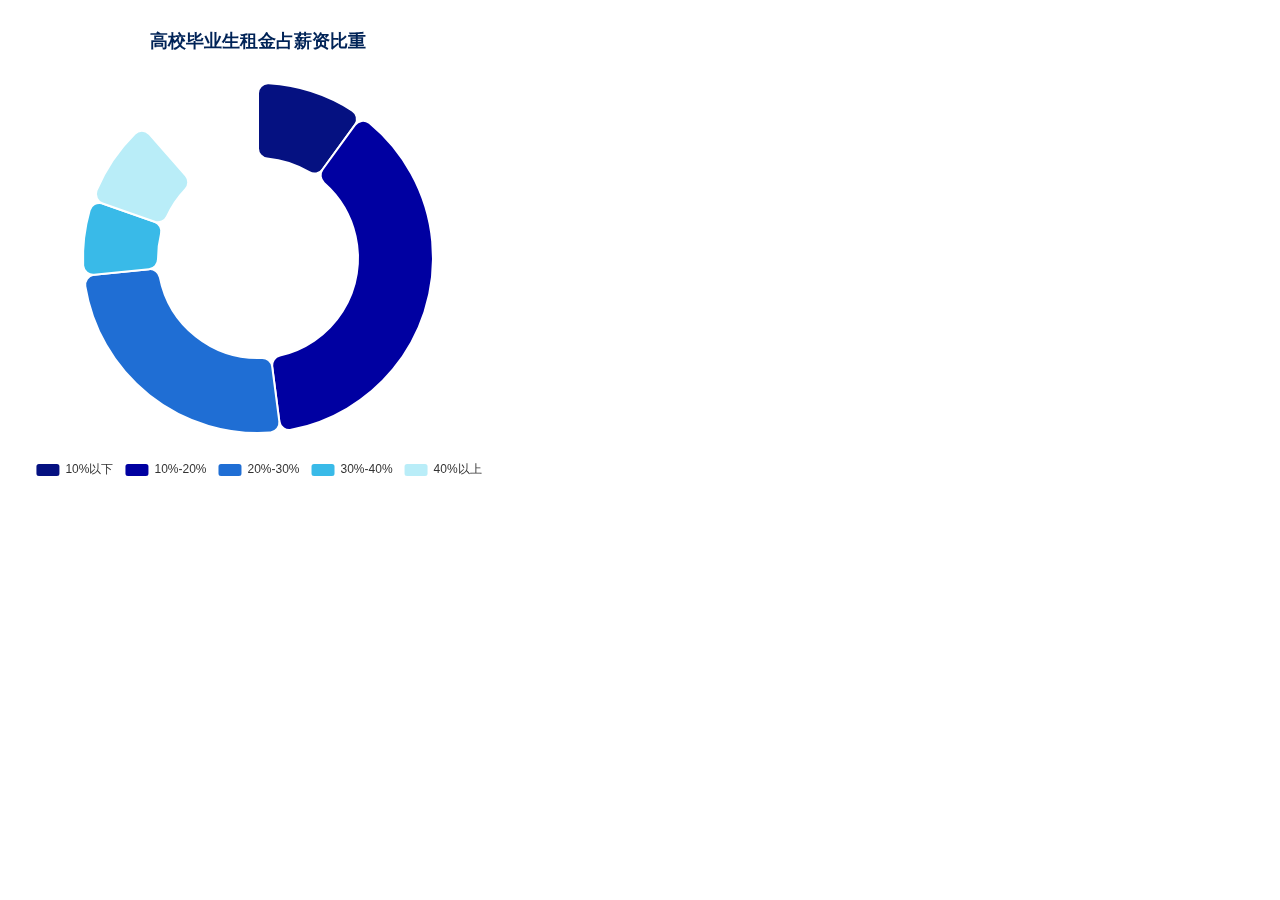
<file: 图6 租金占薪资比重/租金占薪资比重.html>
<!DOCTYPE html>
<html lang="en">

<head>
  <meta charset="UTF-8" />
  <meta name="viewport" content="width=device-width, initial-scale=1.0" />
  <title>租金占薪资比重</title>
  <style>
    .box{
      width: 500px;
      height: 500px;
      background-color: rgb(255, 255, 255);
    }
  </style>
</head>
<body>
	<!-- 2.准备具有大小的DOM容器 -->
  <div class="box"></div>

  <script src="js/echarts.min.js"></script>
  <script>
        //3.初始化实例对象 echarts.init(dom容器)
    var myChart = echarts.init(document.querySelector(".box"));
        //4.指定配置项和数据
		var option = {
			// 调色盘
			// color:["#55aaff","#aaff7f","#55007f","#ffff00"],
			// 图表的标题
      title: {
        text: '高校毕业生租金占薪资比重',
          left: 'center',
          top: 20,
          textStyle: {
          color: '#002357'
          }
      },
      tooltip: {
        trigger: 'item'
      },
      legend: {
        bottom: '5%',
        left: 'center'
      },
      series: [
        {
          name: '高校毕业生租金占薪资比重',
          type: 'pie',
          radius: ['40%', '70%'],
          avoidLabelOverlap: false,
          itemStyle: {
            borderRadius: 10,
            borderColor: '#fff',
            borderWidth: 2 
          },
          label: {
            show: false,
            position: 'center'
          },
          emphasis: {
            label: {
              show: true,
              fontSize: 40,
              fontWeight: 'bold'
            }
          },
          labelLine: {
            show: false
          },
          data: [
            { value: 11.9, name: '10%以下', itemStyle: {color:'#051181'} },
            { value: 45.0, name: '10%-20%', itemStyle: {color:'#0000A1'} },
            { value: 30.2, name: '20%-30%', itemStyle: {color:'#1F6ED4'} },
            { value: 8.3, name: '30%-40%', itemStyle: {color:'#39BAE8'} },
            { value: 9.7, name: '40%以上', itemStyle: {color:'#B9EDF8'} }
          ]
        }
      ]
     };

		// 4.3 更新配置
		myChart.setOption(option);
		// chart图表，set设置 Option选项  data数据 type类型 bar条（柱状条），series系列（数据） Axis轴线 xAxis水平轴线 
		// legend传奇（图例） tooltip 提示 init初始化 document文档 
	</script>
</html>
</file>
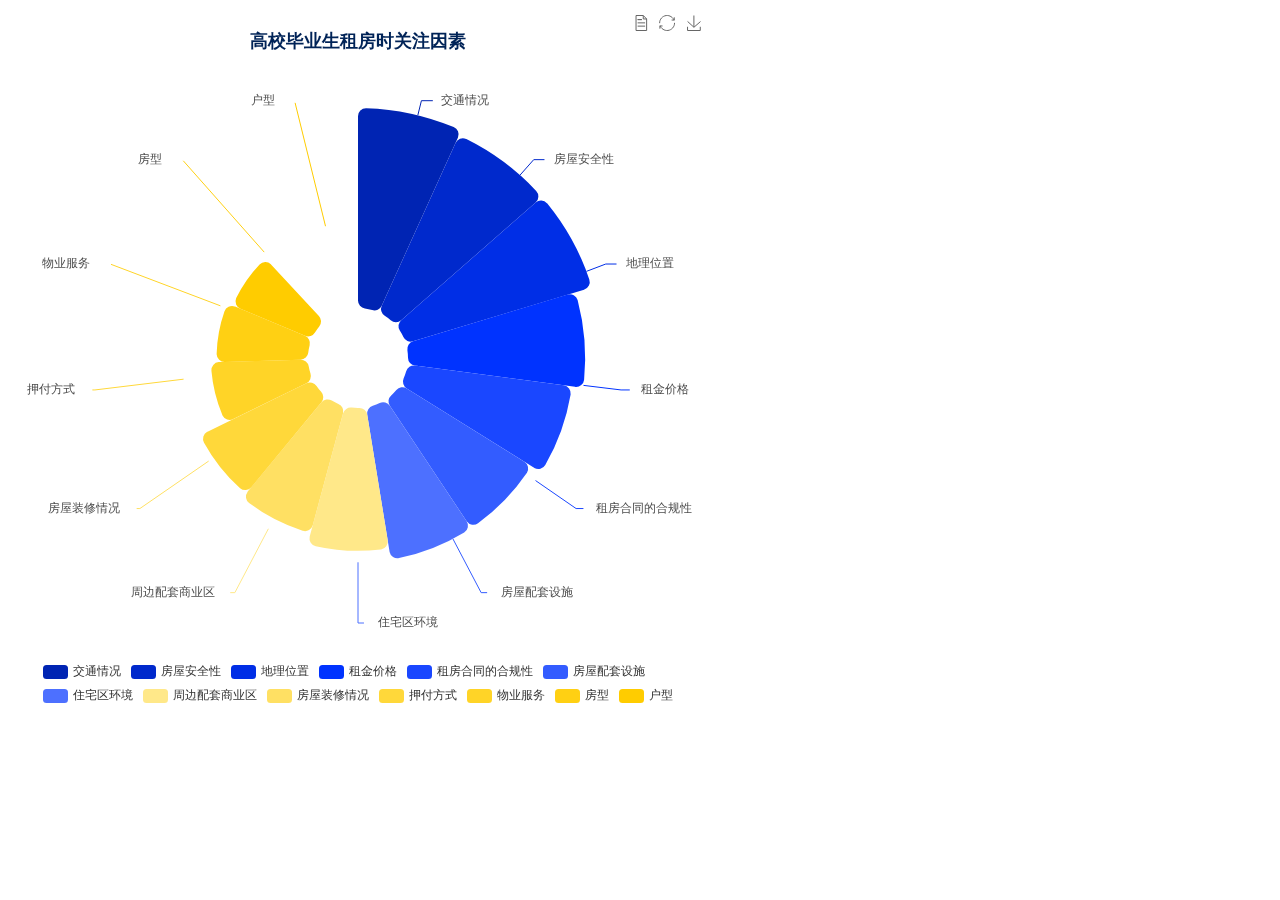
<file: 图7 租房关注因素图/图7 租房关注因素图.html>
<!DOCTYPE html>
<html lang="en">

<head>
    <meta charset="UTF-8" />
    <meta name="viewport" content="width=device-width, initial-scale=1.0" />
    <title>租房关注因素图</title>
    <style>
        .box{
            width: 700px;
            height: 700px;
            background-color: rgb(255, 255, 255);
        }
    </style>
</head>
<body>
	<!-- 2.准备具有大小的DOM容器 -->
    <div class="box"></div>

    <script src="js/echarts.min.js"></script>
    <script>
        //3.初始化实例对象 echarts.init(dom容器)
        var myChart = echarts.init(document.querySelector(".box"));

        var option = {
            title: {
                text: '高校毕业生租房时关注因素',
                left: 'center',
                top: 20,
                textStyle: {
                    color: '#002357'
                }
            },
            legend: {
                top: 'bottom'
            },
            toolbox: {
                show: true,
                feature: {
                mark: { show: true },
                dataView: { show: true, readOnly: false },
                restore: { show: true },
                saveAsImage: { show: true }
                }
            },
            series: [
                {
                    name: 'Nightingale Chart',
                    type: 'pie',
                    radius: [50, 250],
                    center: ['50%', '50%'],
                    roseType: 'area',
                    itemStyle: {
                        borderRadius: 8
                    },
                    data: [
                        { value: 35, name: '交通情况', itemStyle: { color: '#0024b3' } },
                        { value: 34, name: '房屋安全性', itemStyle: { color: '#0029cc' } },
                        { value: 34, name: '地理位置', itemStyle: { color: '#002ee6' } },
                        { value: 31, name: '租金价格', itemStyle: { color: '#0033ff' } },
                        { value: 29, name: '租房合同的合规性', itemStyle: { color: '#1a47ff' }},
                        { value: 27, name: '房屋配套设施', itemStyle: { color: '#335cff' } },
                        { value: 27, name: '住宅区环境', itemStyle: { color: '#4d70ff' } },
                        { value: 25, name: '周边配套商业区', itemStyle: { color: '#ffe889' } },
                        { value: 23, name: '房屋装修情况', itemStyle: { color: '#ffe063' } },
                        { value: 22, name: '押付方式', itemStyle: { color: '#ffd83a' } },
                        { value: 17, name: '物业服务', itemStyle: { color: '#ffd427' } },
                        { value: 16, name: '房型', itemStyle: { color: '#ffd013' } },
                        { value: 15, name: '户型', itemStyle: { color: '#ffcc00' } }
                    ]
                }
            ]
        };
        // 4.3 更新配置
		myChart.setOption(option);
		// chart图表，set设置 Option选项  data数据 type类型 bar条（柱状条），series系列（数据） Axis轴线 xAxis水平轴线 
		// legend传奇（图例） tooltip 提示 init初始化 document文档 
	</script>
</html>
</file>
